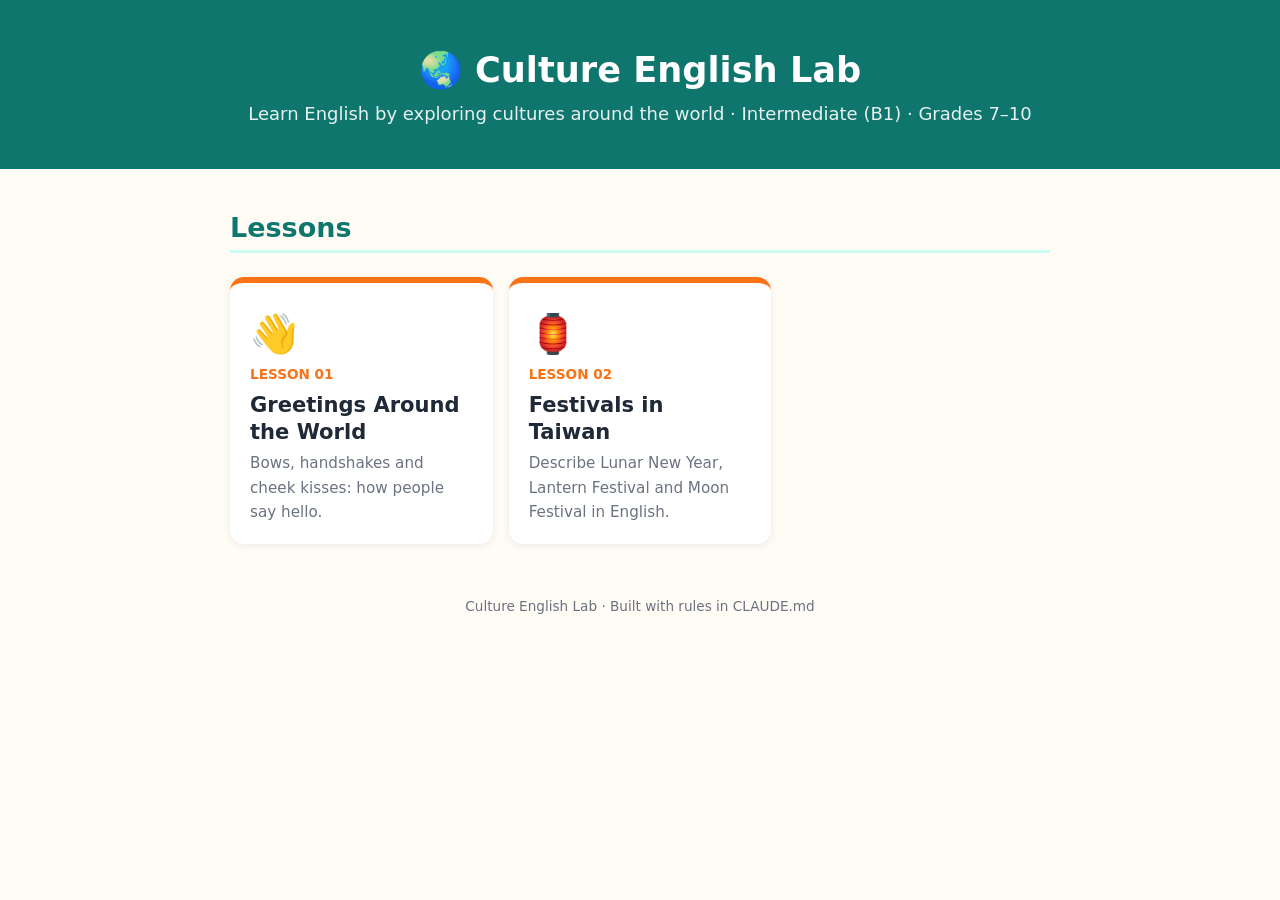
<file: index.html>
<!DOCTYPE html>
<html lang="en">
<head>
  <meta charset="UTF-8">
  <meta name="viewport" content="width=device-width, initial-scale=1.0">
  <title>Culture English Lab</title>
  <link rel="stylesheet" href="style.css">
</head>
<body>
  <header class="site-hero">
    <h1>🌏 Culture English Lab</h1>
    <p>Learn English by exploring cultures around the world · Intermediate (B1) · Grades 7–10</p>
  </header>
  <main>
    <h2>Lessons</h2>
    <div class="lesson-grid">
      <a class="lesson-card" href="01-greetings-around-the-world.html">
        <div class="emoji">👋</div>
        <div class="num">LESSON 01</div>
        <h3>Greetings Around the World</h3>
        <p>Bows, handshakes and cheek kisses: how people say hello.</p>
      </a>
      <a class="lesson-card" href="02-festivals-in-taiwan.html">
        <div class="emoji">🏮</div>
        <div class="num">LESSON 02</div>
        <h3>Festivals in Taiwan</h3>
        <p>Describe Lunar New Year, Lantern Festival and Moon Festival in English.</p>
      </a>
    </div>
  </main>
  <footer>Culture English Lab · Built with rules in CLAUDE.md</footer>
</body>
</html>
</file>
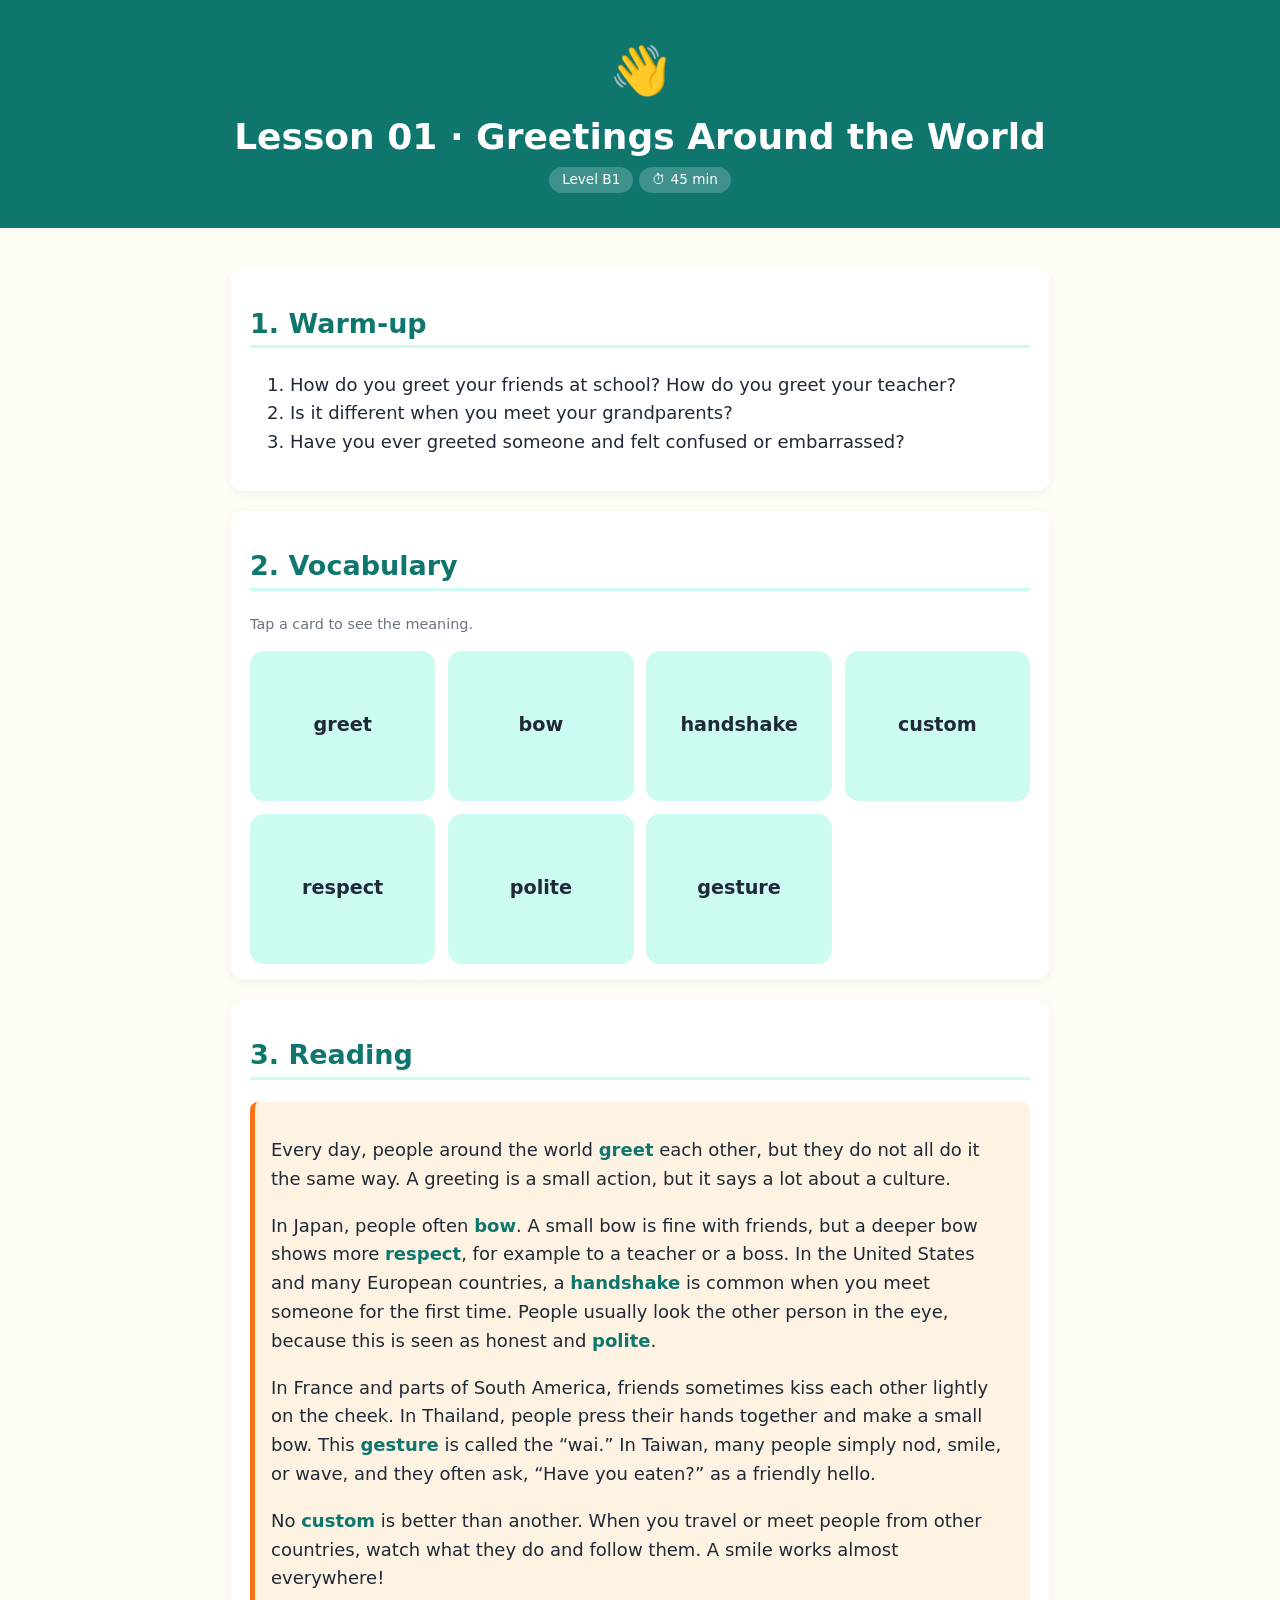
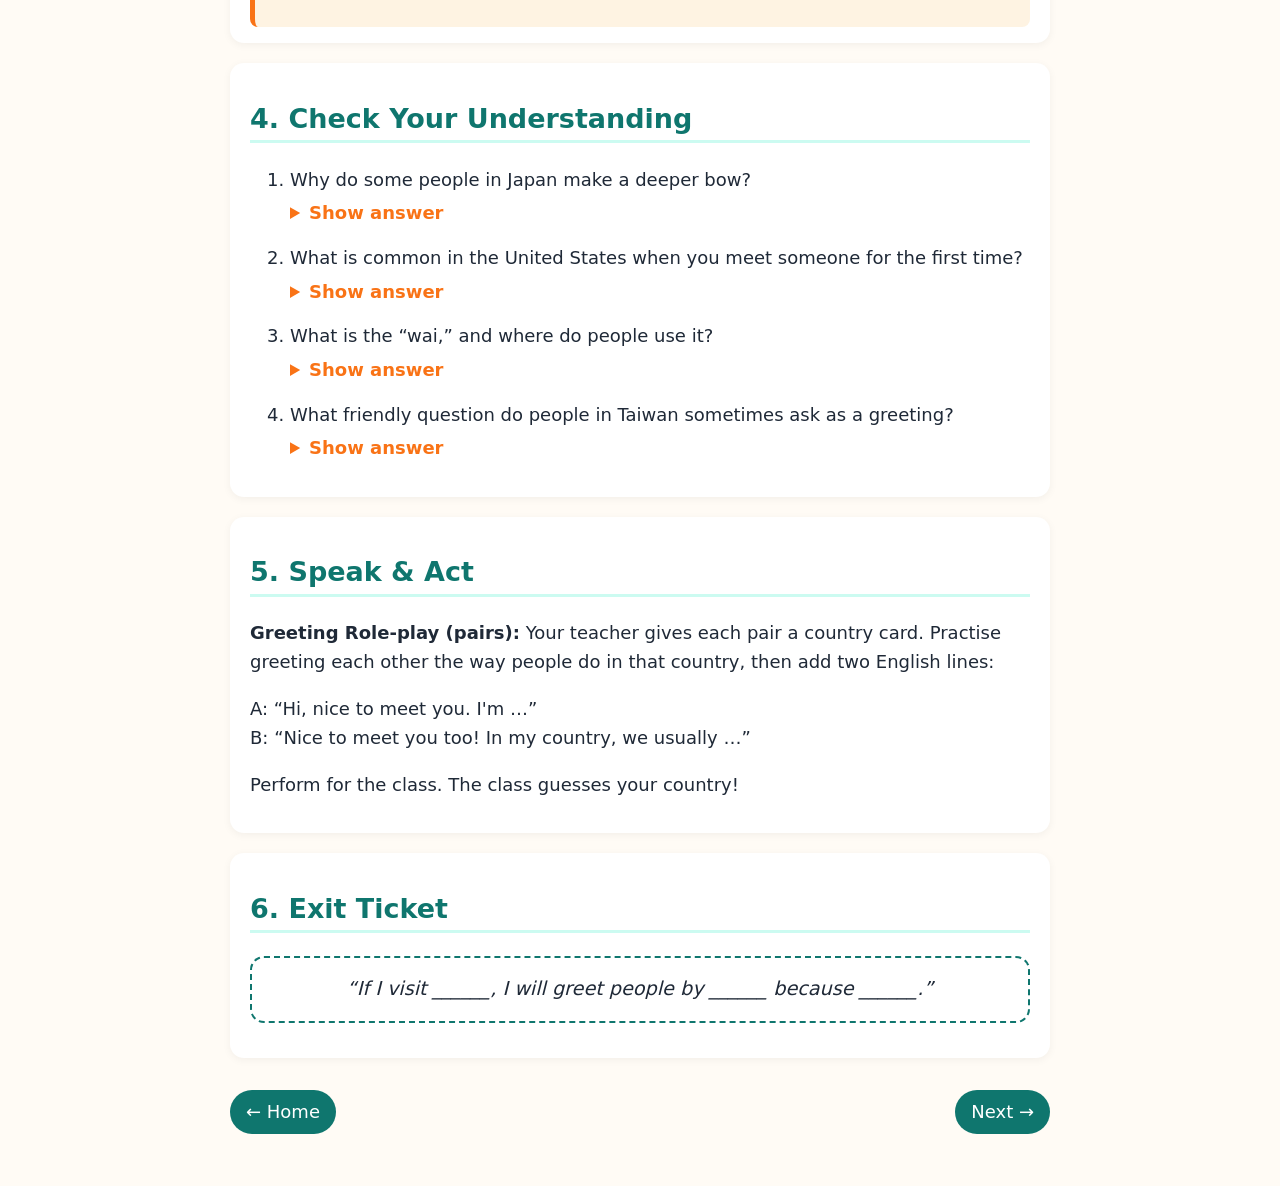
<file: 01-greetings-around-the-world.html>
<!DOCTYPE html>
<html lang="en">
<head>
  <meta charset="UTF-8">
  <meta name="viewport" content="width=device-width, initial-scale=1.0">
  <title>01 · Greetings Around the World | Culture English Lab</title>
  <link rel="stylesheet" href="style.css">
</head>
<body>
  <header class="lesson-header">
    <div class="emoji">👋</div>
    <h1>Lesson 01 · Greetings Around the World</h1>
    <span class="tag">Level B1</span><span class="tag">⏱ 45 min</span>
  </header>
  <main>
    <section id="warm-up">
      <h2>1. Warm-up</h2>
      <ol>
        <li>How do you greet your friends at school? How do you greet your teacher?</li>
        <li>Is it different when you meet your grandparents?</li>
        <li>Have you ever greeted someone and felt confused or embarrassed?</li>
      </ol>
    </section>

    <section id="vocabulary">
      <h2>2. Vocabulary</h2>
      <p class="hint">Tap a card to see the meaning.</p>
      <div class="vocab-grid">
        <div class="flip-card"><div class="flip-inner">
          <div class="flip-front">greet</div>
          <div class="flip-back"><span class="meaning">打招呼</span><span>I greet my teacher every morning.</span></div>
        </div></div>
        <div class="flip-card"><div class="flip-inner">
          <div class="flip-front">bow</div>
          <div class="flip-back"><span class="meaning">鞠躬</span><span>In Japan, people often bow to say hello.</span></div>
        </div></div>
        <div class="flip-card"><div class="flip-inner">
          <div class="flip-front">handshake</div>
          <div class="flip-back"><span class="meaning">握手</span><span>He gave me a firm handshake.</span></div>
        </div></div>
        <div class="flip-card"><div class="flip-inner">
          <div class="flip-front">custom</div>
          <div class="flip-back"><span class="meaning">習俗</span><span>Every country has different customs.</span></div>
        </div></div>
        <div class="flip-card"><div class="flip-inner">
          <div class="flip-front">respect</div>
          <div class="flip-back"><span class="meaning">尊重</span><span>We show respect to older people.</span></div>
        </div></div>
        <div class="flip-card"><div class="flip-inner">
          <div class="flip-front">polite</div>
          <div class="flip-back"><span class="meaning">有禮貌的</span><span>It is polite to say “thank you.”</span></div>
        </div></div>
        <div class="flip-card"><div class="flip-inner">
          <div class="flip-front">gesture</div>
          <div class="flip-back"><span class="meaning">手勢</span><span>A wave is a friendly gesture.</span></div>
        </div></div>
      </div>
    </section>

    <section id="reading">
      <h2>3. Reading</h2>
      <div class="reading-text">
        <p>Every day, people around the world <strong>greet</strong> each other, but they do not all do it the same way. A greeting is a small action, but it says a lot about a culture.</p>
        <p>In Japan, people often <strong>bow</strong>. A small bow is fine with friends, but a deeper bow shows more <strong>respect</strong>, for example to a teacher or a boss. In the United States and many European countries, a <strong>handshake</strong> is common when you meet someone for the first time. People usually look the other person in the eye, because this is seen as honest and <strong>polite</strong>.</p>
        <p>In France and parts of South America, friends sometimes kiss each other lightly on the cheek. In Thailand, people press their hands together and make a small bow. This <strong>gesture</strong> is called the “wai.” In Taiwan, many people simply nod, smile, or wave, and they often ask, “Have you eaten?” as a friendly hello.</p>
        <p>No <strong>custom</strong> is better than another. When you travel or meet people from other countries, watch what they do and follow them. A smile works almost everywhere!</p>
      </div>
    </section>

    <section id="check">
      <h2>4. Check Your Understanding</h2>
      <ol>
        <li>Why do some people in Japan make a deeper bow?
          <details class="answer"><summary>Show answer</summary><p>To show more respect, for example to a teacher or a boss.</p></details>
        </li>
        <li>What is common in the United States when you meet someone for the first time?
          <details class="answer"><summary>Show answer</summary><p>A handshake, usually while looking the person in the eye.</p></details>
        </li>
        <li>What is the “wai,” and where do people use it?
          <details class="answer"><summary>Show answer</summary><p>Pressing your hands together with a small bow. People use it in Thailand.</p></details>
        </li>
        <li>What friendly question do people in Taiwan sometimes ask as a greeting?
          <details class="answer"><summary>Show answer</summary><p>“Have you eaten?”</p></details>
        </li>
      </ol>
    </section>

    <section id="activity">
      <h2>5. Speak &amp; Act</h2>
      <p><strong>Greeting Role-play (pairs):</strong> Your teacher gives each pair a country card. Practise greeting each other the way people do in that country, then add two English lines:</p>
      <p>A: “Hi, nice to meet you. I'm …”<br>B: “Nice to meet you too! In my country, we usually …”</p>
      <p>Perform for the class. The class guesses your country!</p>
    </section>

    <section id="exit-ticket">
      <h2>6. Exit Ticket</h2>
      <p class="exit-frame">“If I visit ______, I will greet people by ______ because ______.”</p>
    </section>

    <nav class="lesson-nav">
      <a href="index.html">← Home</a>
      <a href="02-festivals-in-taiwan.html">Next →</a>
    </nav>
  </main>
  <script src="script.js"></script>
</body>
</html>
</file>
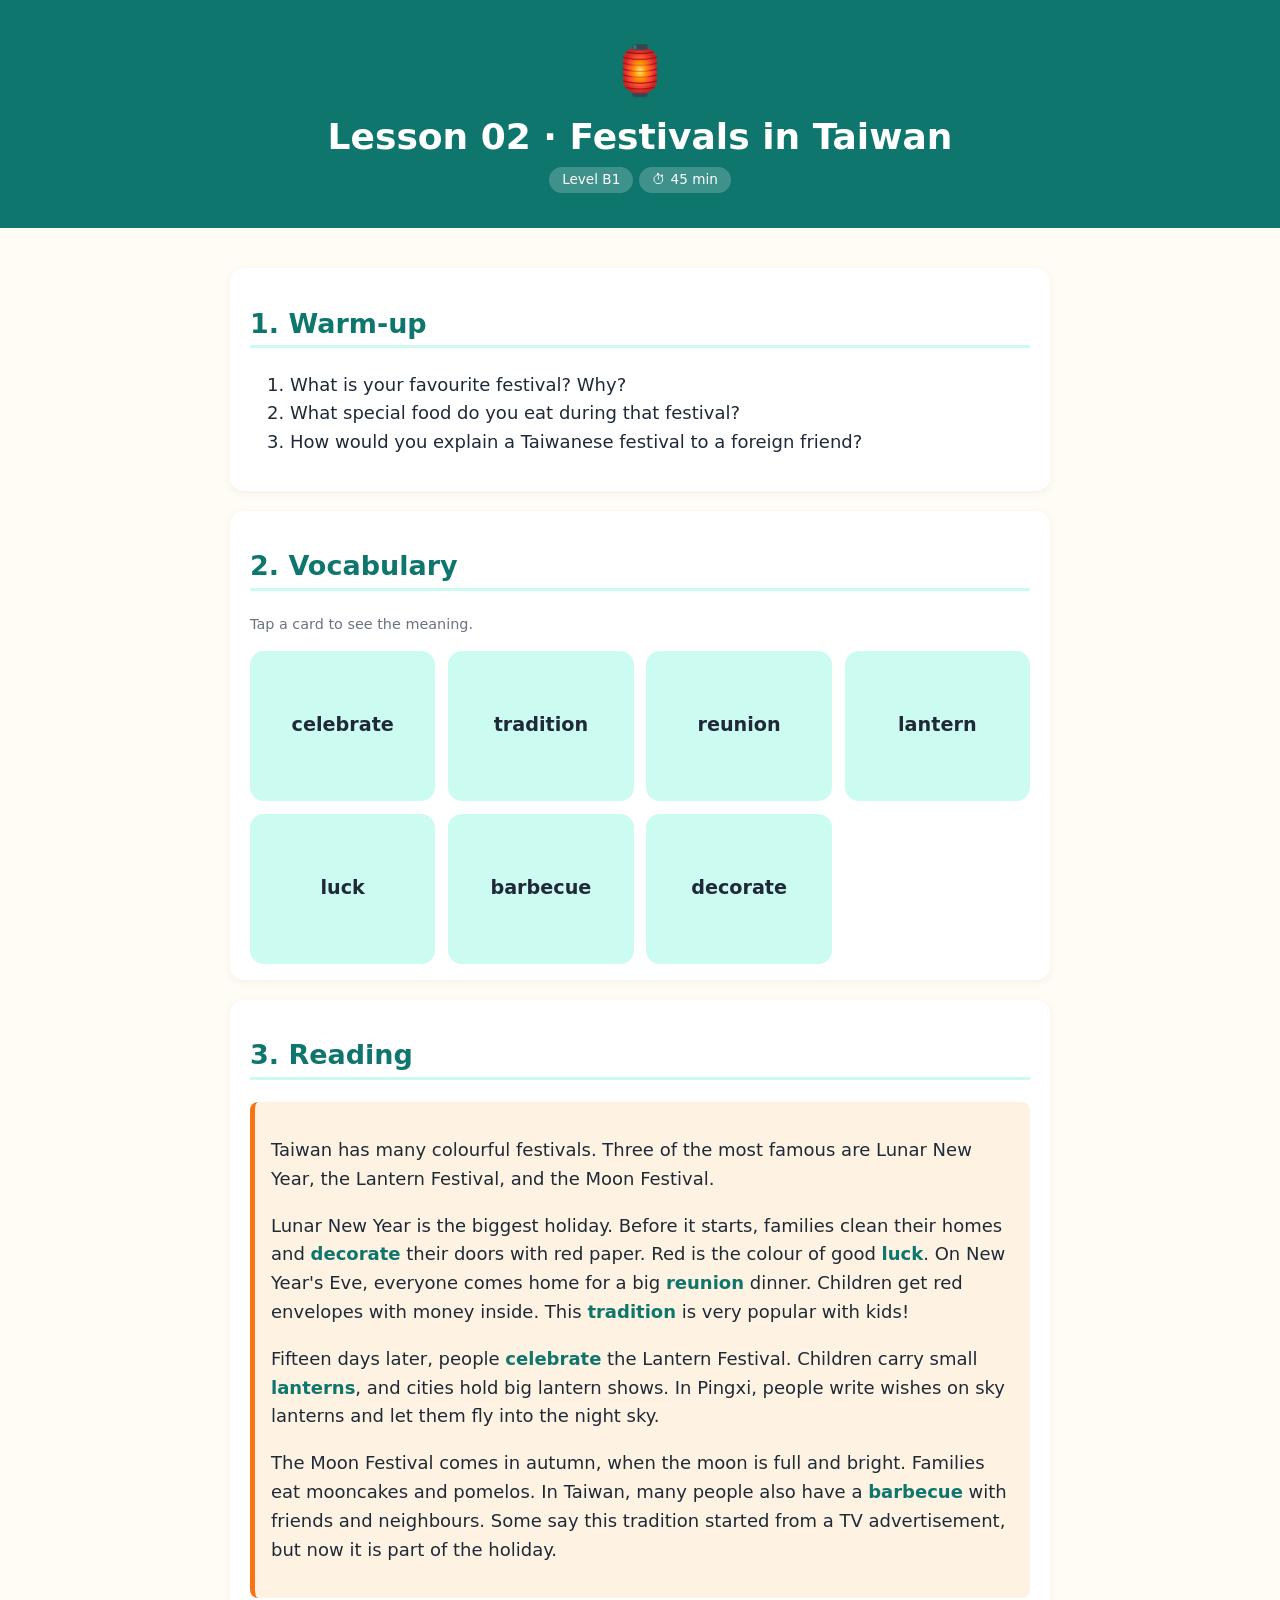
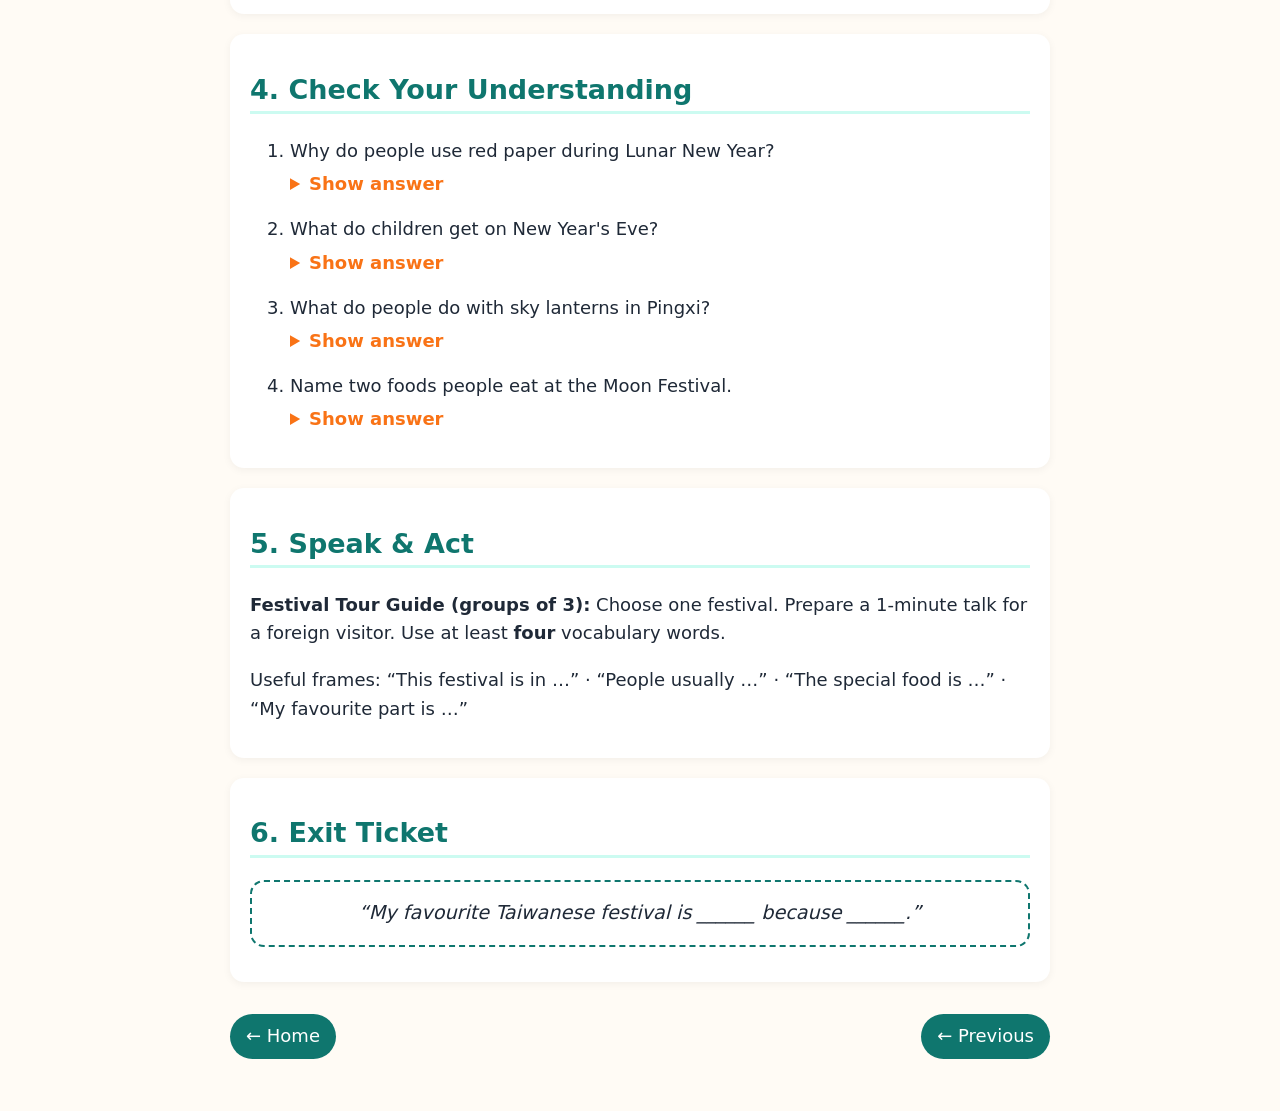
<file: 02-festivals-in-taiwan.html>
<!DOCTYPE html>
<html lang="en">
<head>
  <meta charset="UTF-8">
  <meta name="viewport" content="width=device-width, initial-scale=1.0">
  <title>02 · Festivals in Taiwan | Culture English Lab</title>
  <link rel="stylesheet" href="style.css">
</head>
<body>
  <header class="lesson-header">
    <div class="emoji">🏮</div>
    <h1>Lesson 02 · Festivals in Taiwan</h1>
    <span class="tag">Level B1</span><span class="tag">⏱ 45 min</span>
  </header>
  <main>
    <section id="warm-up">
      <h2>1. Warm-up</h2>
      <ol>
        <li>What is your favourite festival? Why?</li>
        <li>What special food do you eat during that festival?</li>
        <li>How would you explain a Taiwanese festival to a foreign friend?</li>
      </ol>
    </section>

    <section id="vocabulary">
      <h2>2. Vocabulary</h2>
      <p class="hint">Tap a card to see the meaning.</p>
      <div class="vocab-grid">
        <div class="flip-card"><div class="flip-inner">
          <div class="flip-front">celebrate</div>
          <div class="flip-back"><span class="meaning">慶祝</span><span>We celebrate Lunar New Year with family.</span></div>
        </div></div>
        <div class="flip-card"><div class="flip-inner">
          <div class="flip-front">tradition</div>
          <div class="flip-back"><span class="meaning">傳統</span><span>Giving red envelopes is a tradition.</span></div>
        </div></div>
        <div class="flip-card"><div class="flip-inner">
          <div class="flip-front">reunion</div>
          <div class="flip-back"><span class="meaning">團圓</span><span>New Year's Eve dinner is a family reunion.</span></div>
        </div></div>
        <div class="flip-card"><div class="flip-inner">
          <div class="flip-front">lantern</div>
          <div class="flip-back"><span class="meaning">燈籠</span><span>Children carry lanterns at night.</span></div>
        </div></div>
        <div class="flip-card"><div class="flip-inner">
          <div class="flip-front">luck</div>
          <div class="flip-back"><span class="meaning">好運</span><span>Red is a colour of good luck.</span></div>
        </div></div>
        <div class="flip-card"><div class="flip-inner">
          <div class="flip-front">barbecue</div>
          <div class="flip-back"><span class="meaning">烤肉</span><span>Many families have a barbecue at Moon Festival.</span></div>
        </div></div>
        <div class="flip-card"><div class="flip-inner">
          <div class="flip-front">decorate</div>
          <div class="flip-back"><span class="meaning">裝飾</span><span>We decorate the door with red paper.</span></div>
        </div></div>
      </div>
    </section>

    <section id="reading">
      <h2>3. Reading</h2>
      <div class="reading-text">
        <p>Taiwan has many colourful festivals. Three of the most famous are Lunar New Year, the Lantern Festival, and the Moon Festival.</p>
        <p>Lunar New Year is the biggest holiday. Before it starts, families clean their homes and <strong>decorate</strong> their doors with red paper. Red is the colour of good <strong>luck</strong>. On New Year's Eve, everyone comes home for a big <strong>reunion</strong> dinner. Children get red envelopes with money inside. This <strong>tradition</strong> is very popular with kids!</p>
        <p>Fifteen days later, people <strong>celebrate</strong> the Lantern Festival. Children carry small <strong>lanterns</strong>, and cities hold big lantern shows. In Pingxi, people write wishes on sky lanterns and let them fly into the night sky.</p>
        <p>The Moon Festival comes in autumn, when the moon is full and bright. Families eat mooncakes and pomelos. In Taiwan, many people also have a <strong>barbecue</strong> with friends and neighbours. Some say this tradition started from a TV advertisement, but now it is part of the holiday.</p>
      </div>
    </section>

    <section id="check">
      <h2>4. Check Your Understanding</h2>
      <ol>
        <li>Why do people use red paper during Lunar New Year?
          <details class="answer"><summary>Show answer</summary><p>Because red is the colour of good luck.</p></details>
        </li>
        <li>What do children get on New Year's Eve?
          <details class="answer"><summary>Show answer</summary><p>Red envelopes with money inside.</p></details>
        </li>
        <li>What do people do with sky lanterns in Pingxi?
          <details class="answer"><summary>Show answer</summary><p>They write wishes on them and let them fly into the sky.</p></details>
        </li>
        <li>Name two foods people eat at the Moon Festival.
          <details class="answer"><summary>Show answer</summary><p>Mooncakes and pomelos (and barbecue food).</p></details>
        </li>
      </ol>
    </section>

    <section id="activity">
      <h2>5. Speak &amp; Act</h2>
      <p><strong>Festival Tour Guide (groups of 3):</strong> Choose one festival. Prepare a 1-minute talk for a foreign visitor. Use at least <strong>four</strong> vocabulary words.</p>
      <p>Useful frames: “This festival is in …” · “People usually …” · “The special food is …” · “My favourite part is …”</p>
    </section>

    <section id="exit-ticket">
      <h2>6. Exit Ticket</h2>
      <p class="exit-frame">“My favourite Taiwanese festival is ______ because ______.”</p>
    </section>

    <nav class="lesson-nav">
      <a href="index.html">← Home</a>
      <a href="01-greetings-around-the-world.html">← Previous</a>
    </nav>
  </main>
  <script src="script.js"></script>
</body>
</html>
</file>
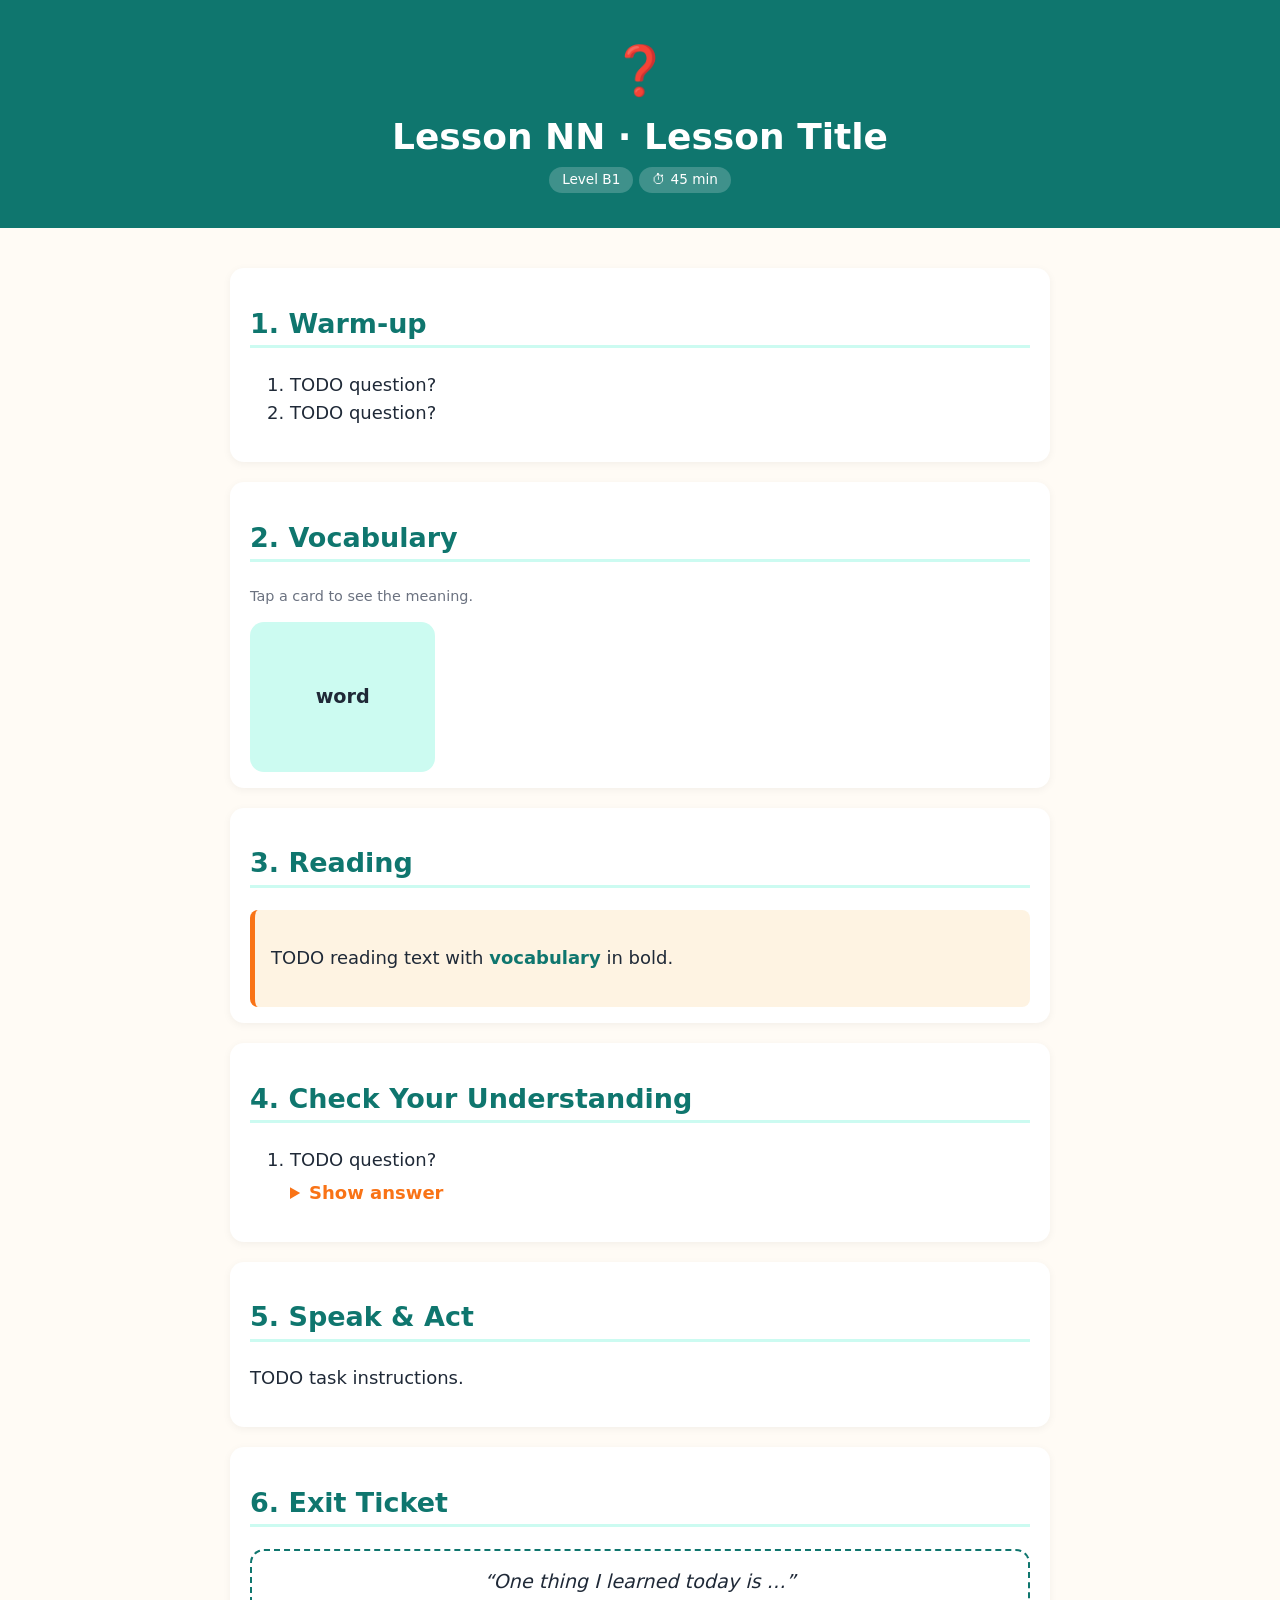
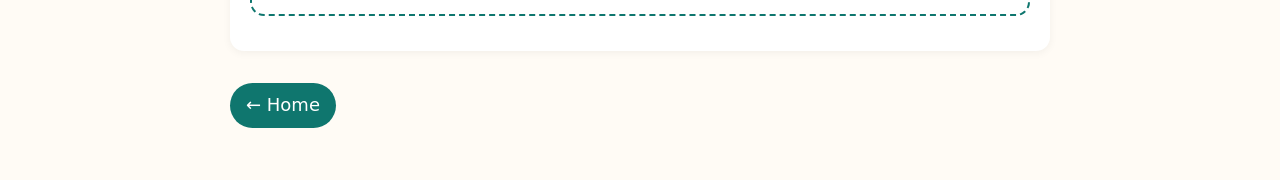
<file: _template.html>
<!DOCTYPE html>
<html lang="en">
<head>
  <meta charset="UTF-8">
  <meta name="viewport" content="width=device-width, initial-scale=1.0">
  <title>NN · Lesson Title | Culture English Lab</title>
  <link rel="stylesheet" href="style.css">
</head>
<body>
  <!-- 0. HEADER: emoji, title, level, time -->
  <header class="lesson-header">
    <div class="emoji">❓</div>
    <h1>Lesson NN · Lesson Title</h1>
    <span class="tag">Level B1</span><span class="tag">⏱ 45 min</span>
  </header>
  <main>
    <!-- 1. WARM-UP: 2–3 personal questions -->
    <section id="warm-up">
      <h2>1. Warm-up</h2>
      <ol>
        <li>TODO question?</li>
        <li>TODO question?</li>
      </ol>
    </section>

    <!-- 2. VOCABULARY: 6–8 flip cards -->
    <section id="vocabulary">
      <h2>2. Vocabulary</h2>
      <p class="hint">Tap a card to see the meaning.</p>
      <div class="vocab-grid">
        <div class="flip-card"><div class="flip-inner">
          <div class="flip-front">word</div>
          <div class="flip-back"><span class="meaning">中文意思</span><span>Example sentence.</span></div>
        </div></div>
        <!-- TODO repeat for 6–8 words -->
      </div>
    </section>

    <!-- 3. READING: 150–250 words, bold vocab words -->
    <section id="reading">
      <h2>3. Reading</h2>
      <div class="reading-text">
        <p>TODO reading text with <strong>vocabulary</strong> in bold.</p>
      </div>
    </section>

    <!-- 4. CHECK: 3–5 questions, answers hidden -->
    <section id="check">
      <h2>4. Check Your Understanding</h2>
      <ol>
        <li>TODO question?
          <details class="answer"><summary>Show answer</summary><p>TODO answer.</p></details>
        </li>
      </ol>
    </section>

    <!-- 5. ACTIVITY: one pair/group speaking task -->
    <section id="activity">
      <h2>5. Speak &amp; Act</h2>
      <p>TODO task instructions.</p>
    </section>

    <!-- 6. EXIT TICKET: one sentence frame -->
    <section id="exit-ticket">
      <h2>6. Exit Ticket</h2>
      <p class="exit-frame">“One thing I learned today is …”</p>
    </section>

    <!-- 7. NAV -->
    <nav class="lesson-nav">
      <a href="index.html">← Home</a>
      <!-- <a href="NN-previous.html">← Previous</a> -->
      <!-- <a href="NN-next.html">Next →</a> -->
    </nav>
  </main>
  <script src="script.js"></script>
</body>
</html>
</file>
<file: style.css>
/* Culture English Lab — the ONLY stylesheet. See CLAUDE.md §5 */
:root {
  --primary: #0f766e;
  --primary-light: #ccfbf1;
  --accent: #f97316;
  --bg: #fffbf5;
  --card: #ffffff;
  --ink: #1f2937;
  --muted: #6b7280;
  --radius: 14px;
}
* { box-sizing: border-box; }
body {
  margin: 0;
  font-family: system-ui, -apple-system, "Segoe UI", "Noto Sans TC", sans-serif;
  font-size: 18px;
  line-height: 1.6;
  color: var(--ink);
  background: var(--bg);
}
main { max-width: 860px; margin: 0 auto; padding: 1.25rem; }
h1, h2, h3 { line-height: 1.25; }
h2 { color: var(--primary); border-bottom: 3px solid var(--primary-light); padding-bottom: .3rem; }
a { color: var(--primary); }

/* ---------- Home page ---------- */
.site-hero {
  background: var(--primary);
  color: #fff;
  text-align: center;
  padding: 3rem 1rem 2.5rem;
}
.site-hero h1 { margin: 0 0 .5rem; font-size: 2.2rem; }
.site-hero p { margin: 0; opacity: .9; }
.lesson-grid {
  display: grid;
  grid-template-columns: repeat(auto-fill, minmax(240px, 1fr));
  gap: 1rem;
  margin-top: 1.5rem;
}
.lesson-card {
  display: block;
  background: var(--card);
  border-radius: var(--radius);
  padding: 1.25rem;
  text-decoration: none;
  color: var(--ink);
  box-shadow: 0 2px 8px rgba(0,0,0,.07);
  border-top: 6px solid var(--accent);
  transition: transform .15s;
}
.lesson-card:hover { transform: translateY(-4px); }
.lesson-card .emoji { font-size: 2.4rem; }
.lesson-card h3 { margin: .4rem 0; }
.lesson-card p { margin: 0; color: var(--muted); font-size: .95rem; }
.lesson-card .num { color: var(--accent); font-weight: 700; font-size: .85rem; }

/* ---------- Lesson page ---------- */
.lesson-header {
  background: var(--primary);
  color: #fff;
  padding: 2rem 1rem;
  text-align: center;
}
.lesson-header .emoji { font-size: 3rem; }
.lesson-header h1 { margin: .3rem 0; }
.tag {
  display: inline-block;
  background: rgba(255,255,255,.2);
  border-radius: 999px;
  padding: .15rem .8rem;
  margin: .2rem;
  font-size: .85rem;
}
section {
  background: var(--card);
  border-radius: var(--radius);
  padding: 1rem 1.25rem;
  margin: 1.25rem 0;
  box-shadow: 0 2px 8px rgba(0,0,0,.05);
}
.reading-text { background: #fef3e2; border-left: 5px solid var(--accent); padding: 1rem; border-radius: 8px; }
.reading-text strong { color: var(--primary); }

/* Flip cards (vocabulary) */
.vocab-grid {
  display: grid;
  grid-template-columns: repeat(auto-fill, minmax(180px, 1fr));
  gap: .8rem;
}
.flip-card { perspective: 800px; height: 150px; cursor: pointer; }
.flip-inner {
  position: relative; width: 100%; height: 100%;
  transition: transform .5s; transform-style: preserve-3d;
}
.flip-card.flipped .flip-inner { transform: rotateY(180deg); }
.flip-front, .flip-back {
  position: absolute; inset: 0;
  backface-visibility: hidden;
  border-radius: var(--radius);
  display: flex; flex-direction: column; align-items: center; justify-content: center;
  padding: .6rem; text-align: center;
}
.flip-front { background: var(--primary-light); font-weight: 700; font-size: 1.2rem; }
.flip-back { background: var(--accent); color: #fff; transform: rotateY(180deg); font-size: .9rem; }
.flip-back .meaning { font-weight: 700; font-size: 1.05rem; }
.hint { color: var(--muted); font-size: .9rem; }

/* Answers */
details.answer { margin: .3rem 0 1rem; }
details.answer summary { cursor: pointer; color: var(--accent); font-weight: 600; }
details.answer p { background: var(--primary-light); padding: .5rem .8rem; border-radius: 8px; margin: .4rem 0; }

.exit-frame {
  font-size: 1.2rem; font-style: italic;
  border: 2px dashed var(--primary); border-radius: var(--radius); padding: 1rem; text-align: center;
}

/* Lesson navigation */
.lesson-nav {
  display: flex; justify-content: space-between; flex-wrap: wrap; gap: .5rem;
  margin: 2rem 0;
}
.lesson-nav a {
  background: var(--primary); color: #fff; text-decoration: none;
  padding: .5rem 1rem; border-radius: 999px;
}
footer { text-align: center; color: var(--muted); font-size: .85rem; padding: 2rem 1rem; }
</file>
